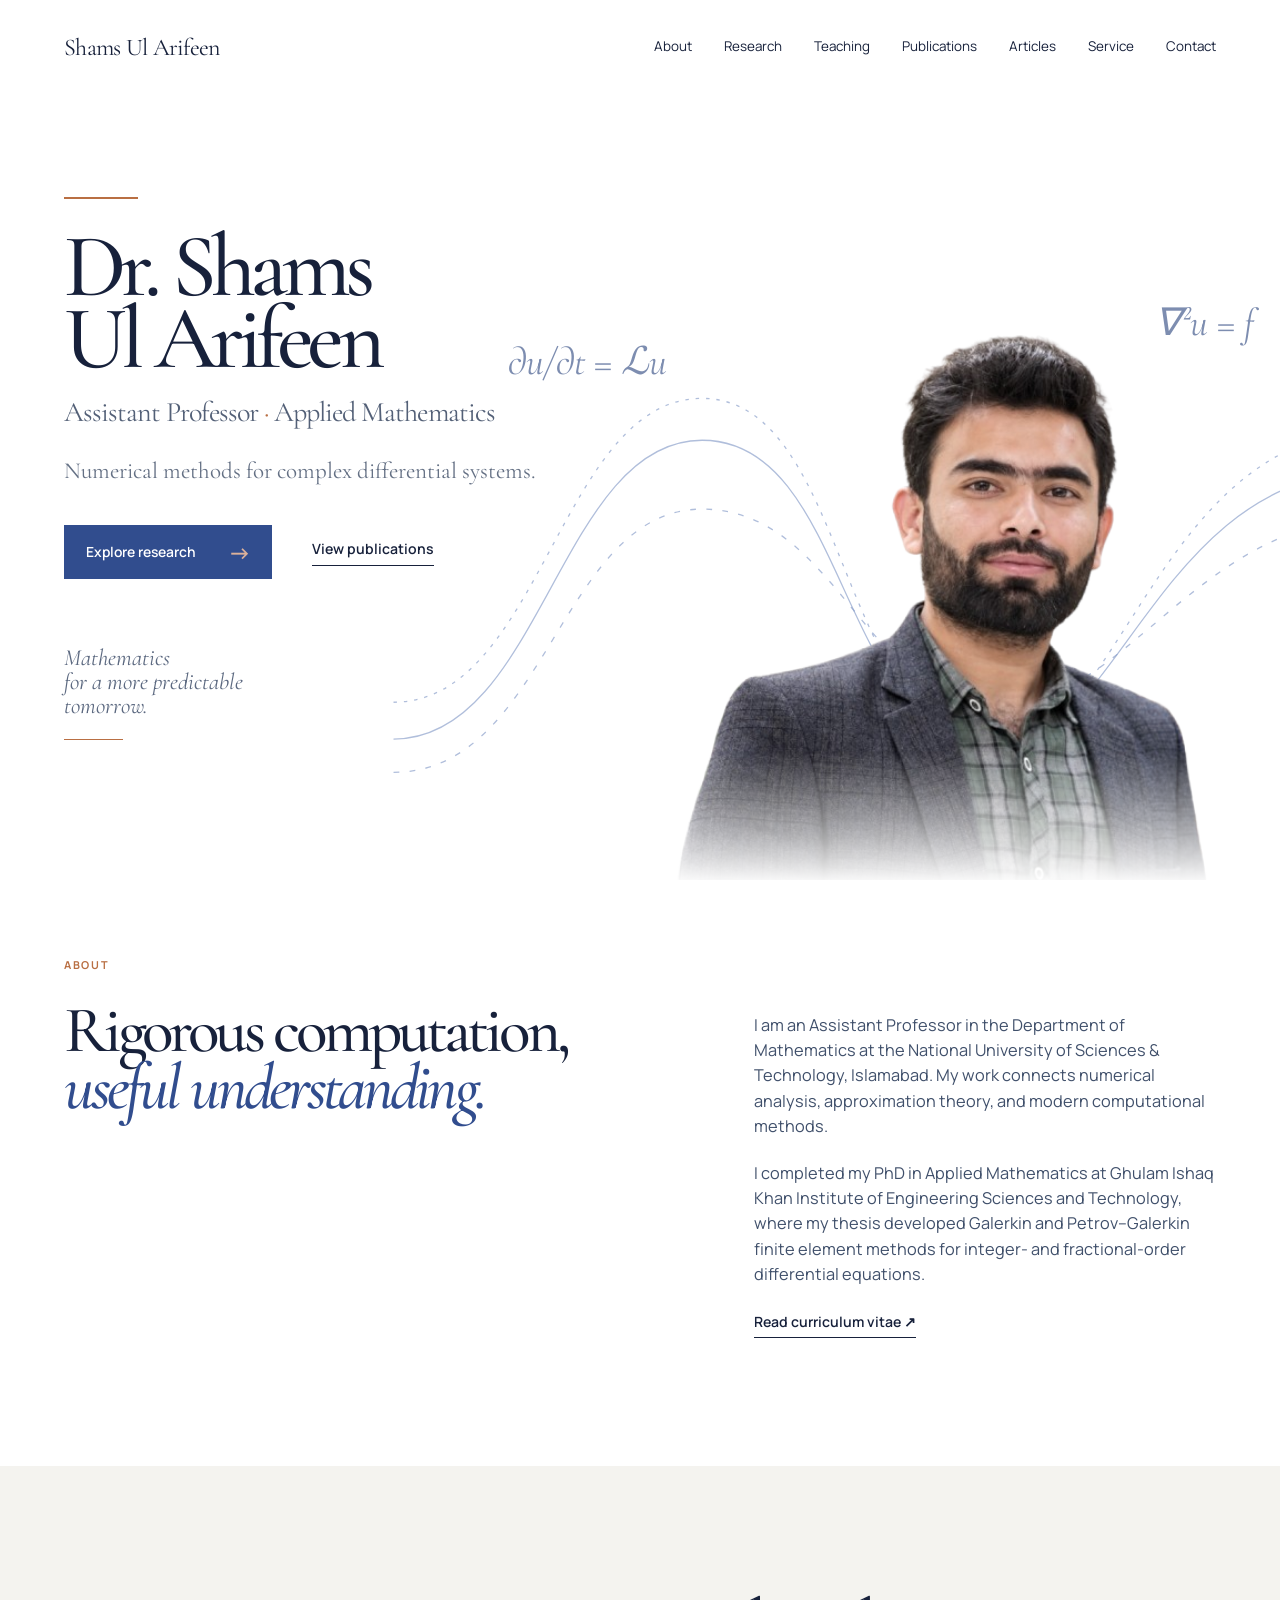
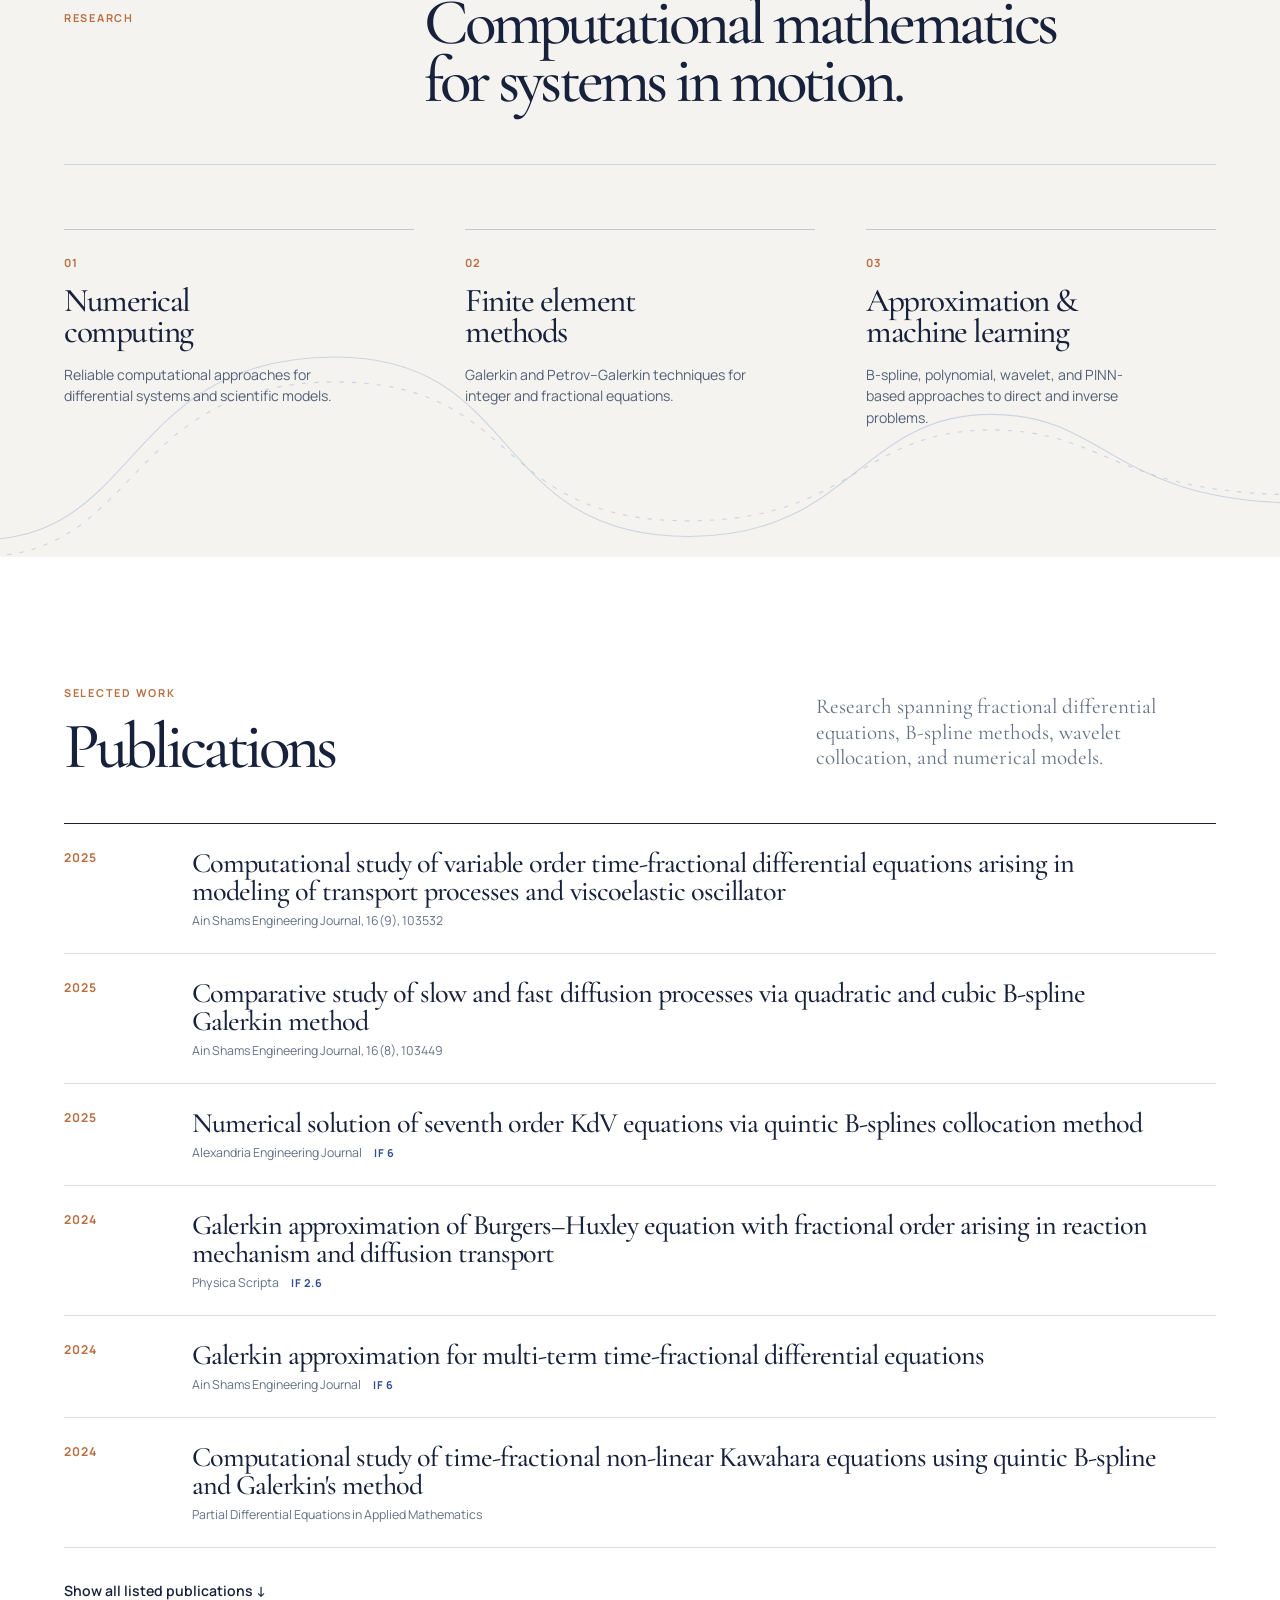
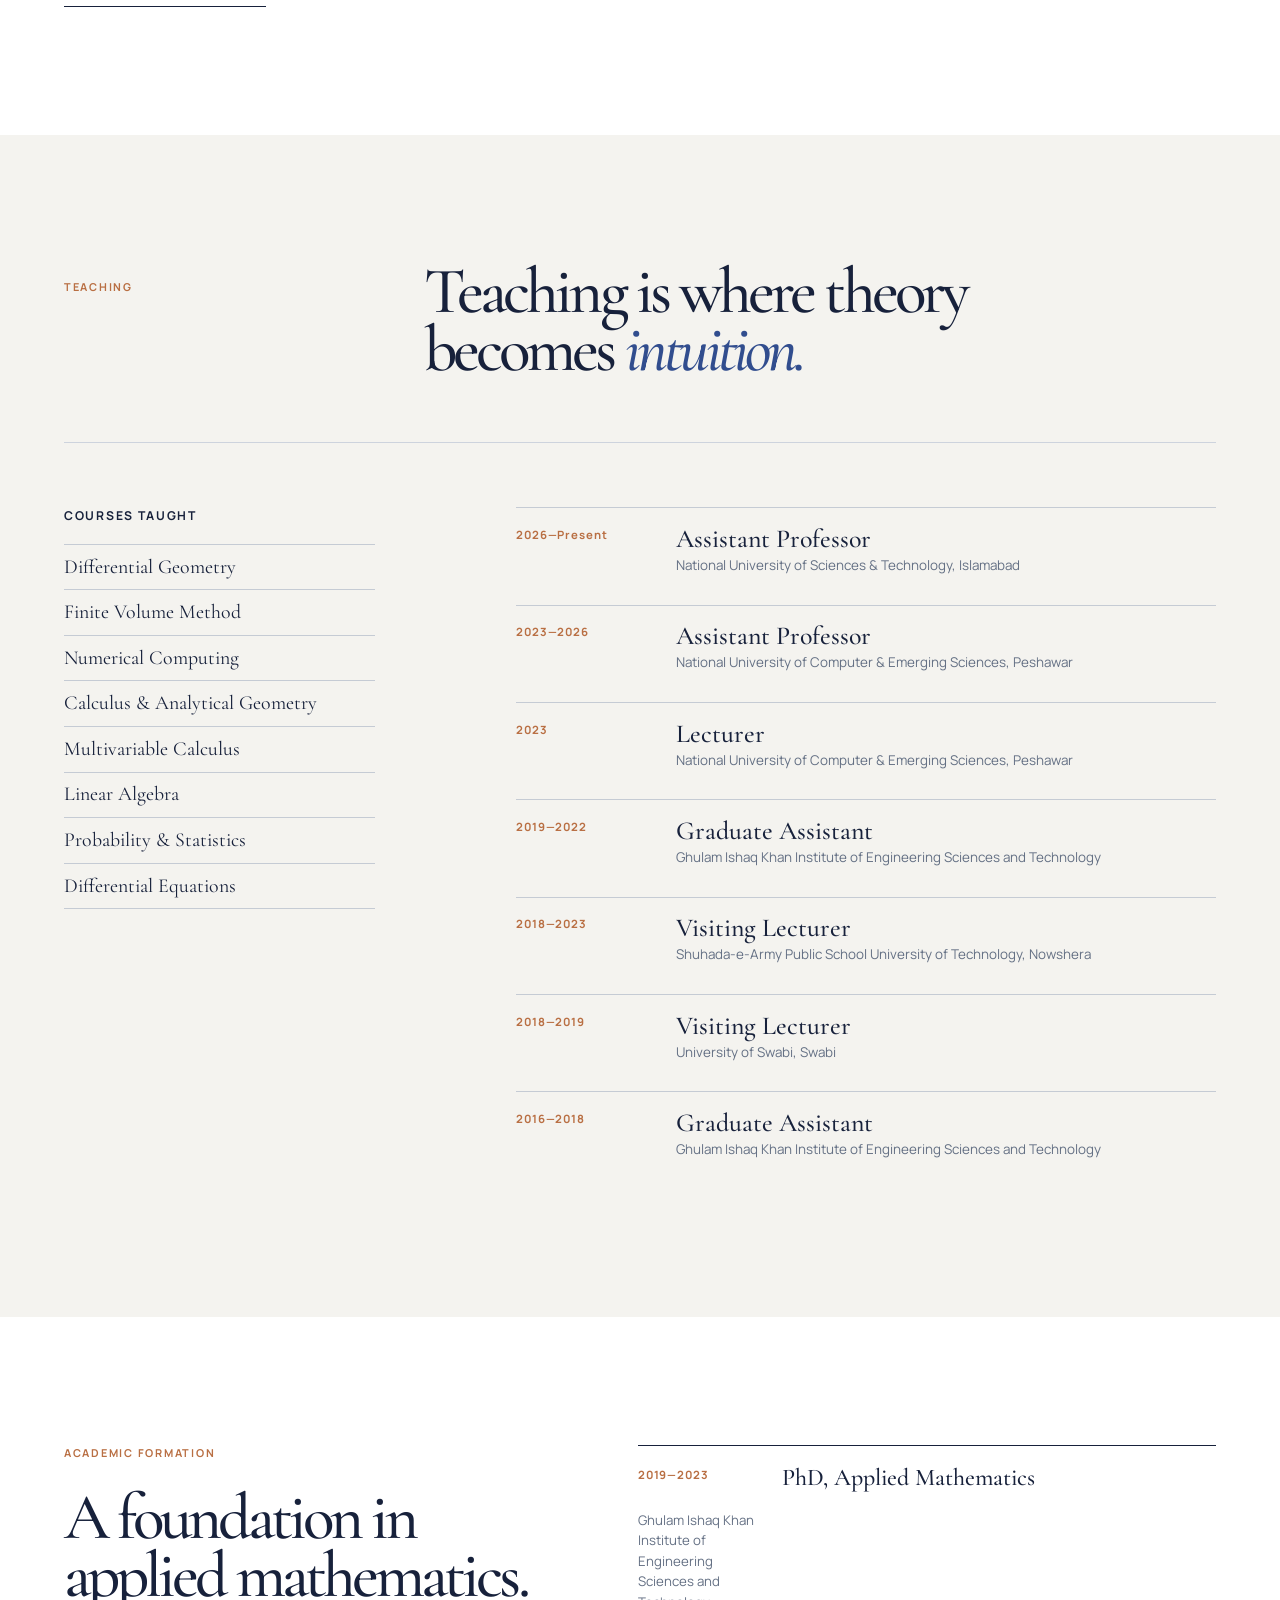
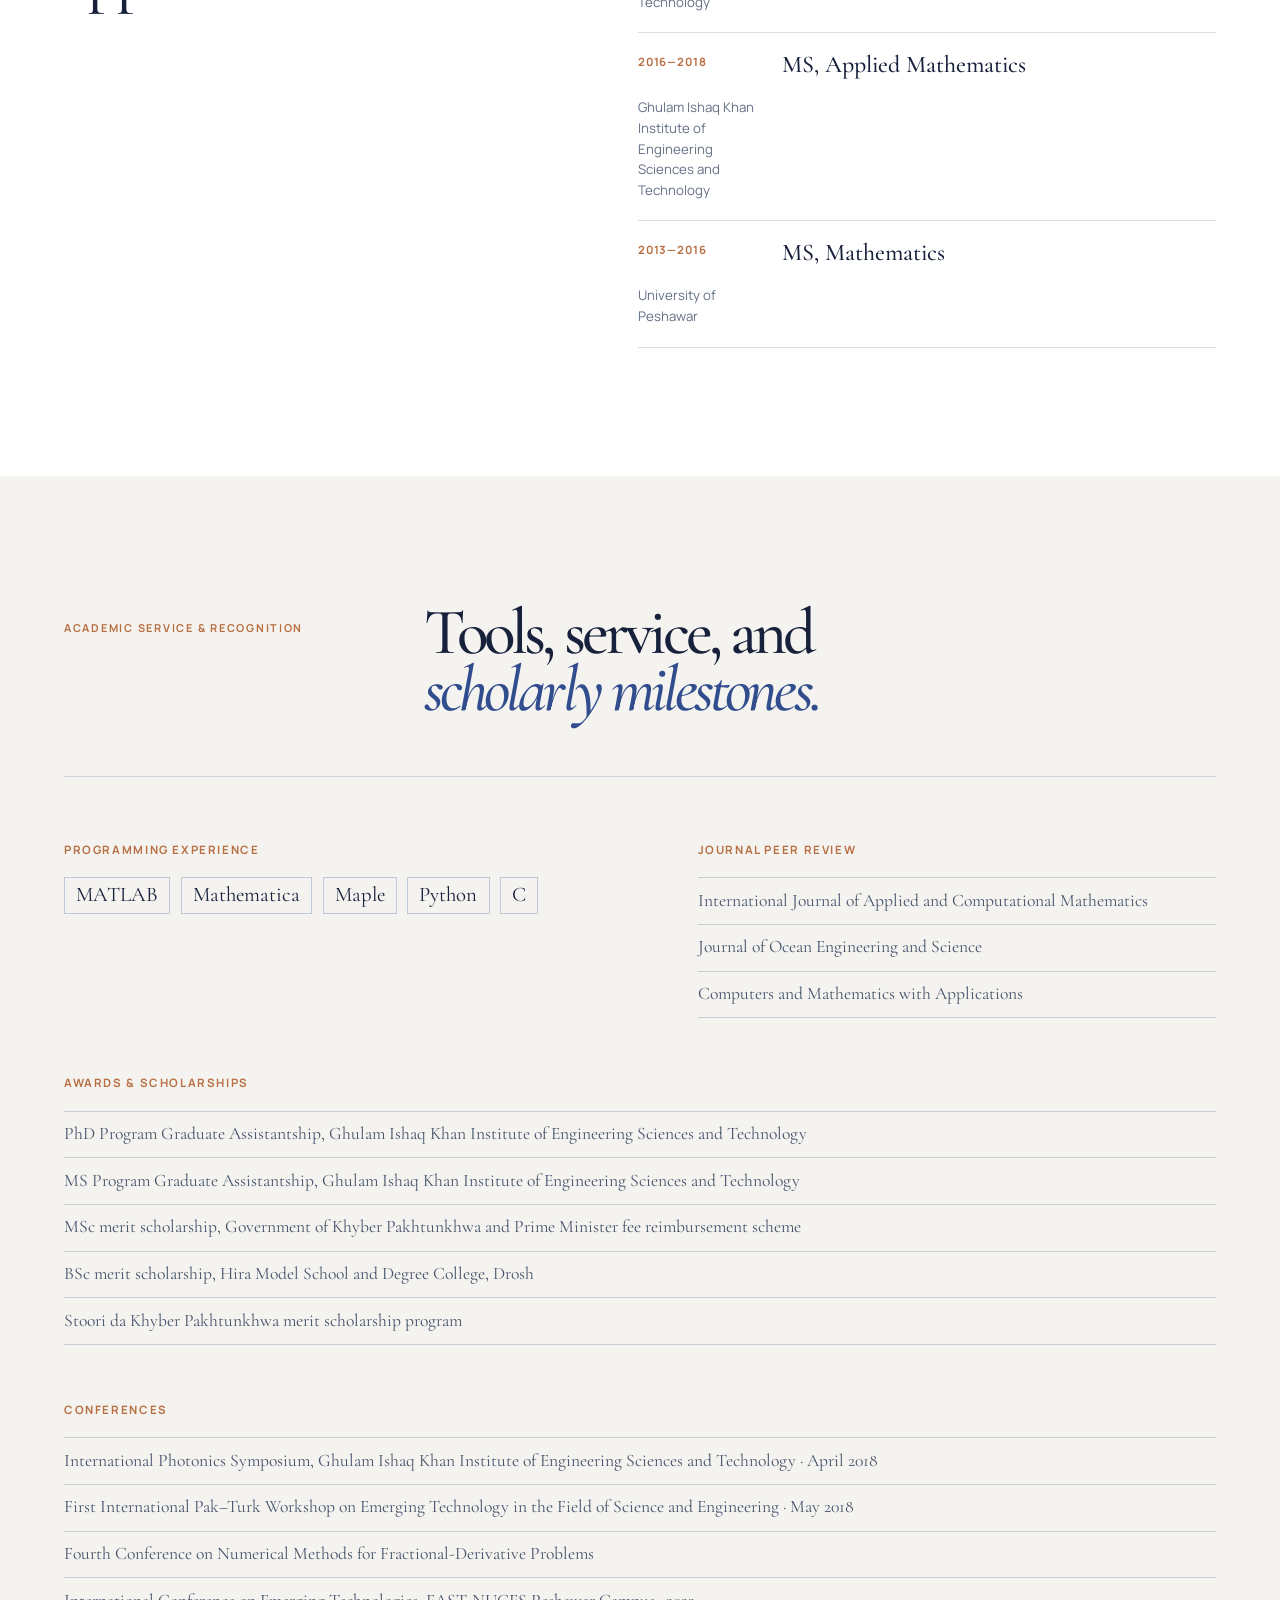
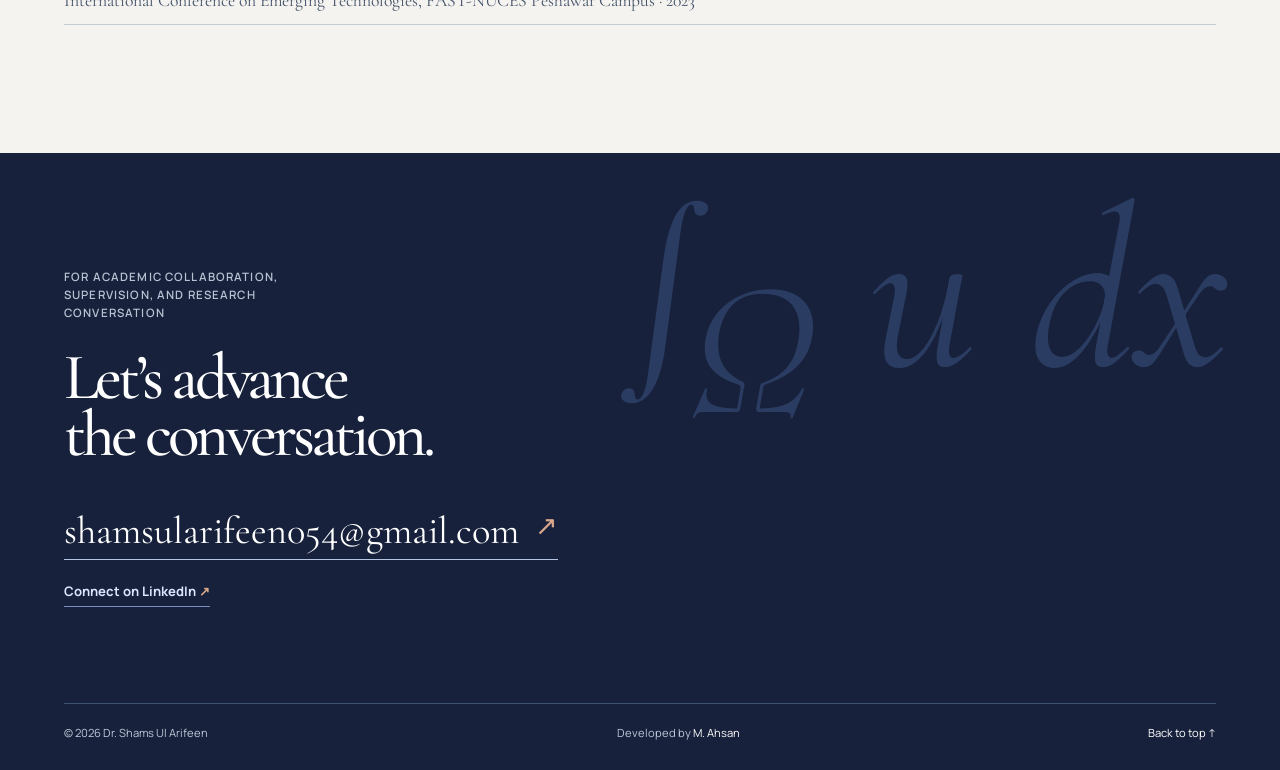
<file: index.html>
<!doctype html>
<html lang="en">
  <head>
    <meta charset="UTF-8" />
    <meta name="viewport" content="width=device-width, initial-scale=1.0" />
    <meta name="description" content="Dr. Shams Ul Arifeen — Assistant Professor of Applied Mathematics. Research in numerical computing, finite element methods, and fractional differential equations." />
    <meta name="theme-color" content="#17213B" />
    <title>Dr. Shams Ul Arifeen | Applied Mathematics</title>
    <link rel="preconnect" href="https://fonts.googleapis.com" />
    <link rel="preconnect" href="https://fonts.gstatic.com" crossorigin />
    <link href="https://fonts.googleapis.com/css2?family=Cormorant+Garamond:ital,wght@0,400;0,500;0,600;0,700;1,500;1,600&family=Manrope:wght@400;500;600;700&display=swap" rel="stylesheet" />
    <link rel="stylesheet" href="styles.css" />
  </head>
  <body>
    <a class="skip-link" href="#main">Skip to content</a>
    <header class="site-header" id="top">
      <a class="wordmark" href="#top" aria-label="Dr. Shams Ul Arifeen, home">Shams Ul Arifeen</a>
      <button class="menu-toggle" type="button" aria-expanded="false" aria-controls="site-nav">
        <span class="menu-toggle__line"></span><span class="menu-toggle__line"></span>
        <span class="sr-only">Open navigation</span>
      </button>
      <nav class="site-nav" id="site-nav" aria-label="Primary navigation">
        <a href="#about">About</a>
        <a href="#research">Research</a>
        <a href="#teaching">Teaching</a>
        <a href="#publications">Publications</a>
        <a href="articles.html">Articles</a>
        <a href="#service">Service</a>
        <a href="#contact">Contact</a>
      </nav>
    </header>

    <main id="main">
      <section class="hero" aria-labelledby="hero-title">
        <div class="hero__equations" aria-hidden="true">
          <span class="equation equation--one">∂u/∂t = ℒu</span>
          <span class="equation equation--two">∇²u = f</span>
          <svg viewBox="0 0 830 450" fill="none" preserveAspectRatio="none"><path d="M-10 357C119 357 135 114 259 114c131 0 117 249 259 249 104 0 140-224 326-224"/><path d="M-10 384C124 384 135 170 259 170c119 0 142 160 259 160 110 0 174-152 326-152" stroke-dasharray="5 9"/><path d="M-10 327C119 327 135 80 259 80c131 0 117 282 259 282 104 0 140-255 326-255" stroke-dasharray="3 6"/></svg>
        </div>
        <div class="hero__copy reveal">
          <span class="line-mark" aria-hidden="true"></span>
          <h1 id="hero-title">Dr. Shams<br />Ul Arifeen</h1>
          <p class="hero__role">Assistant Professor <span>·</span> Applied Mathematics</p>
          <p class="hero__statement">Numerical methods for complex differential systems.</p>
          <div class="hero__actions">
            <a class="button button--ink" href="#research">Explore research <span aria-hidden="true">→</span></a>
            <a class="underlined-link" href="#publications">View publications</a>
          </div>
          <p class="hero__aside">Mathematics<br />for a more predictable<br />tomorrow.</p>
        </div>
        <div class="hero__portrait reveal">
          <div class="portrait-crop"><img src="Shams_Profile.png" alt="Dr. Shams Ul Arifeen" /></div>
        </div>
      </section>

      <section class="about section" id="about" aria-labelledby="about-title">
        <div class="section-label">About</div>
        <div class="about__layout">
          <h2 id="about-title">Rigorous computation,<br /><em>useful understanding.</em></h2>
          <div class="about__copy">
            <p>I am an Assistant Professor in the Department of Mathematics at the National University of Sciences &amp; Technology, Islamabad. My work connects numerical analysis, approximation theory, and modern computational methods.</p>
            <p>I completed my PhD in Applied Mathematics at Ghulam Ishaq Khan Institute of Engineering Sciences and Technology, where my thesis developed Galerkin and Petrov–Galerkin finite element methods for integer- and fractional-order differential equations.</p>
            <a class="underlined-link" href="Shams%20CV.pdf" target="_blank" rel="noopener">Read curriculum vitae <span aria-hidden="true">↗</span></a>
          </div>
        </div>
      </section>

      <section class="research section section--paper" id="research" aria-labelledby="research-title">
        <div class="research__masthead">
          <div class="section-label">Research</div>
          <h2 id="research-title">Computational mathematics<br />for systems in motion.</h2>
        </div>
        <div class="research__areas">
          <article><span>01</span><h3>Numerical<br />computing</h3><p>Reliable computational approaches for differential systems and scientific models.</p></article>
          <article><span>02</span><h3>Finite element<br />methods</h3><p>Galerkin and Petrov–Galerkin techniques for integer and fractional equations.</p></article>
          <article><span>03</span><h3>Approximation &amp;<br />machine learning</h3><p>B-spline, polynomial, wavelet, and PINN-based approaches to direct and inverse problems.</p></article>
        </div>
        <svg class="research__curve" viewBox="0 0 1440 230" fill="none" aria-hidden="true" preserveAspectRatio="none"><path d="M-20 198C158 198 141 23 377 23c213 0 173 172 398 172 183 0 192-117 340-117 133 0 134 85 353 85"/><path d="M-20 214C158 214 141 47 377 47c213 0 173 133 398 133 183 0 192-87 340-87 133 0 134 62 353 62" stroke-dasharray="5 9"/></svg>
      </section>

      <section class="publications section" id="publications" aria-labelledby="publications-title">
        <div class="publications__header">
          <div><div class="section-label">Selected work</div><h2 id="publications-title">Publications</h2></div>
          <p>Research spanning fractional differential equations, B-spline methods, wavelet collocation, and numerical models.</p>
        </div>
        <ol class="publication-list" id="publication-list">
          <li><span class="pub-year">2025</span><div><h3>Computational study of variable order time-fractional differential equations arising in modeling of transport processes and viscoelastic oscillator</h3><p>Ain Shams Engineering Journal, 16(9), 103532</p></div></li>
          <li><span class="pub-year">2025</span><div><h3>Comparative study of slow and fast diffusion processes via quadratic and cubic B-spline Galerkin method</h3><p>Ain Shams Engineering Journal, 16(8), 103449</p></div></li>
          <li><span class="pub-year">2025</span><div><h3>Numerical solution of seventh order KdV equations via quintic B-splines collocation method</h3><p>Alexandria Engineering Journal <span class="impact-factor">IF 6</span></p></div></li>
          <li><span class="pub-year">2024</span><div><h3>Galerkin approximation of Burgers–Huxley equation with fractional order arising in reaction mechanism and diffusion transport</h3><p>Physica Scripta <span class="impact-factor">IF 2.6</span></p></div></li>
          <li><span class="pub-year">2024</span><div><h3>Galerkin approximation for multi-term time-fractional differential equations</h3><p>Ain Shams Engineering Journal <span class="impact-factor">IF 6</span></p></div></li>
          <li><span class="pub-year">2024</span><div><h3>Computational study of time-fractional non-linear Kawahara equations using quintic B-spline and Galerkin's method</h3><p>Partial Differential Equations in Applied Mathematics</p></div></li>
          <li class="is-extra"><span class="pub-year">2024</span><div><h3>Computational study of coupled Whitham Broer Kaup equations via interpolation technique</h3><p>Ain Shams Engineering Journal <span class="impact-factor">IF 6</span></p></div></li>
          <li class="is-extra"><span class="pub-year">2024</span><div><h3>Approximation of one and two dimensional nonlinear generalized Benjamin–Bona–Mahony Burgers' equation with local fractional derivative</h3><p>Computers and Mathematics with Applications <span class="impact-factor">IF 2.9</span></p></div></li>
          <li class="is-extra"><span class="pub-year">2024</span><div><h3>Numerical solution of third-order Rosenau–Hyman and Fornberg–Whitham equations via B-spline interpolation approach</h3><p>Axioms <span class="impact-factor">IF 1.9</span></p></div></li>
          <li class="is-extra"><span class="pub-year">—</span><div><h3>Petrov–Galerkin approximation of time-fractional coupled Korteweg–de Vries equation for propagation of long wave in shallow water</h3><p>Mathematics and Computers in Simulation <span class="impact-factor">IF 3.601</span></p></div></li>
          <li class="is-extra"><span class="pub-year">—</span><div><h3>Computational study of multiterm time-fractional differential equation using cubic B-spline finite element method</h3><p>Complexity <span class="impact-factor">IF 2.121</span></p></div></li>
          <li class="is-extra"><span class="pub-year">—</span><div><h3>Numerical solutions of higher order boundary value problems via wavelet approach</h3><p>Advances in Difference Equations <span class="impact-factor">IF 2.830</span></p></div></li>
          <li class="is-extra"><span class="pub-year">2025</span><div><h3>Integrated Lucas and Fibonacci polynomial approach for time fractional fast and slow diffusion models</h3><p>International Journal of Modern Physics C <span class="impact-factor">IF 1.5</span></p></div></li>
          <li class="is-extra"><span class="pub-year">2024</span><div><h3>A hybrid kernel-based meshless method for numerical approximation of multidimensional Fisher's equation</h3><p>Mathematics and Computers in Simulation <span class="impact-factor">IF 4.6</span></p></div></li>
          <li class="is-extra"><span class="pub-year">2024</span><div><h3>On the analysis and application of a spectral collocation scheme for the nonlinear two-dimensional fractional diffusion equation</h3><p>Results in Physics <span class="impact-factor">IF 5.3</span></p></div></li>
          <li class="is-extra"><span class="pub-year">—</span><div><h3>An efficient computational technique for higher order KdV equation arising in shallow water waves</h3><p>Applied Numerical Mathematics <span class="impact-factor">IF 2.994</span></p></div></li>
          <li class="is-extra"><span class="pub-year">—</span><div><h3>A high-order reliable and efficient Haar wavelet collocation method for nonlinear problems with two point-integral boundary conditions</h3><p>Alexandria Engineering Journal <span class="impact-factor">IF 6.626</span></p></div></li>
          <li class="is-extra"><span class="pub-year">—</span><div><h3>Approximate solution of second order singular perturbation and obstacle boundary value problems using meshless method based on radial basis functions</h3><p>Journal of Nonlinear Mathematical Physics <span class="impact-factor">IF 1.163</span></p></div></li>
          <li class="is-extra"><span class="pub-year">—</span><div><h3>Numerical solutions of two dimensional Sobolev and generalized Benjamin–Bona–Mahony–Burgers equations via Haar wavelets</h3><p>Computers and Mathematics with Applications <span class="impact-factor">IF 3.128</span></p></div></li>
          <li class="is-extra"><span class="pub-year">—</span><div><h3>Numerical study of 1D and 2D advection–diffusion–reaction equations using Lucas and Fibonacci polynomials</h3><p>Arabian Journal of Mathematics <span class="impact-factor">IF 3.128</span></p></div></li>
        </ol>
        <button class="publication-toggle underlined-link" type="button" aria-expanded="false" aria-controls="publication-list">Show all listed publications <span aria-hidden="true">↓</span></button>
      </section>

      <section class="teaching section section--paper" id="teaching" aria-labelledby="teaching-title">
        <div class="teaching__intro"><div class="section-label">Teaching</div><h2 id="teaching-title">Teaching is where theory<br />becomes <em>intuition.</em></h2></div>
        <div class="teaching__grid">
          <div class="courses"><h3>Courses taught</h3><ul><li>Differential Geometry</li><li>Finite Volume Method</li><li>Numerical Computing</li><li>Calculus &amp; Analytical Geometry</li><li>Multivariable Calculus</li><li>Linear Algebra</li><li>Probability &amp; Statistics</li><li>Differential Equations</li></ul></div>
          <ol class="career-timeline"><li><time>2026—Present</time><div><h3>Assistant Professor</h3><p>National University of Sciences &amp; Technology, Islamabad</p></div></li><li><time>2023—2026</time><div><h3>Assistant Professor</h3><p>National University of Computer &amp; Emerging Sciences, Peshawar</p></div></li><li><time>2023</time><div><h3>Lecturer</h3><p>National University of Computer &amp; Emerging Sciences, Peshawar</p></div></li><li><time>2019—2022</time><div><h3>Graduate Assistant</h3><p>Ghulam Ishaq Khan Institute of Engineering Sciences and Technology</p></div></li><li><time>2018—2023</time><div><h3>Visiting Lecturer</h3><p>Shuhada-e-Army Public School University of Technology, Nowshera</p></div></li><li><time>2018—2019</time><div><h3>Visiting Lecturer</h3><p>University of Swabi, Swabi</p></div></li><li><time>2016—2018</time><div><h3>Graduate Assistant</h3><p>Ghulam Ishaq Khan Institute of Engineering Sciences and Technology</p></div></li></ol>
        </div>
      </section>

      <section class="credentials section" aria-labelledby="credentials-title">
        <div><div class="section-label">Academic formation</div><h2 id="credentials-title">A foundation in<br />applied mathematics.</h2></div>
        <div class="credentials__list"><article><time>2019—2023</time><h3>PhD, Applied Mathematics</h3><p>Ghulam Ishaq Khan Institute of Engineering Sciences and Technology</p></article><article><time>2016—2018</time><h3>MS, Applied Mathematics</h3><p>Ghulam Ishaq Khan Institute of Engineering Sciences and Technology</p></article><article><time>2013—2016</time><h3>MS, Mathematics</h3><p>University of Peshawar</p></article></div>
      </section>

      <section class="service section section--paper" id="service" aria-labelledby="service-title">
        <div class="service__heading"><div class="section-label">Academic service &amp; recognition</div><h2 id="service-title">Tools, service, and<br /><em>scholarly milestones.</em></h2></div>
        <div class="service__grid">
          <article class="service__panel"><h3>Programming experience</h3><ul class="inline-list"><li>MATLAB</li><li>Mathematica</li><li>Maple</li><li>Python</li><li>C</li></ul></article>
          <article class="service__panel"><h3>Journal peer review</h3><ul class="rule-list"><li>International Journal of Applied and Computational Mathematics</li><li>Journal of Ocean Engineering and Science</li><li>Computers and Mathematics with Applications</li></ul></article>
          <article class="service__panel service__panel--wide"><h3>Awards &amp; scholarships</h3><ul class="rule-list"><li>PhD Program Graduate Assistantship, Ghulam Ishaq Khan Institute of Engineering Sciences and Technology</li><li>MS Program Graduate Assistantship, Ghulam Ishaq Khan Institute of Engineering Sciences and Technology</li><li>MSc merit scholarship, Government of Khyber Pakhtunkhwa and Prime Minister fee reimbursement scheme</li><li>BSc merit scholarship, Hira Model School and Degree College, Drosh</li><li>Stoori da Khyber Pakhtunkhwa merit scholarship program</li></ul></article>
          <article class="service__panel service__panel--wide"><h3>Conferences</h3><ul class="rule-list"><li>International Photonics Symposium, Ghulam Ishaq Khan Institute of Engineering Sciences and Technology · April 2018</li><li>First International Pak–Turk Workshop on Emerging Technology in the Field of Science and Engineering · May 2018</li><li>Fourth Conference on Numerical Methods for Fractional-Derivative Problems</li><li>International Conference on Emerging Technologies, FAST-NUCES Peshawar Campus · 2023</li></ul></article>
        </div>
      </section>
    </main>

    <footer class="contact" id="contact">
      <div class="contact__curve" aria-hidden="true">∫<sub>Ω</sub> u dx</div>
      <p class="contact__small">For academic collaboration, supervision, and research conversation</p>
      <h2>Let’s advance<br />the conversation.</h2>
      <a class="contact__email" href="mailto:shamsularifeen054@gmail.com">shamsularifeen054@gmail.com <span aria-hidden="true">↗</span></a>
      <a class="contact__linkedin" href="https://www.linkedin.com/in/shams-ul-arifeen-496583112/" target="_blank" rel="noopener">Connect on LinkedIn <span aria-hidden="true">↗</span></a>
      <div class="contact__foot"><span>© <span id="year"></span> Dr. Shams Ul Arifeen</span><span>Developed by <a href="https://www.linkedin.com/in/zawster" target="_blank" rel="noopener">M. Ahsan</a></span><a href="#top">Back to top ↑</a></div>
    </footer>
    <script src="main.js"></script>
  </body>
</html>
</file>
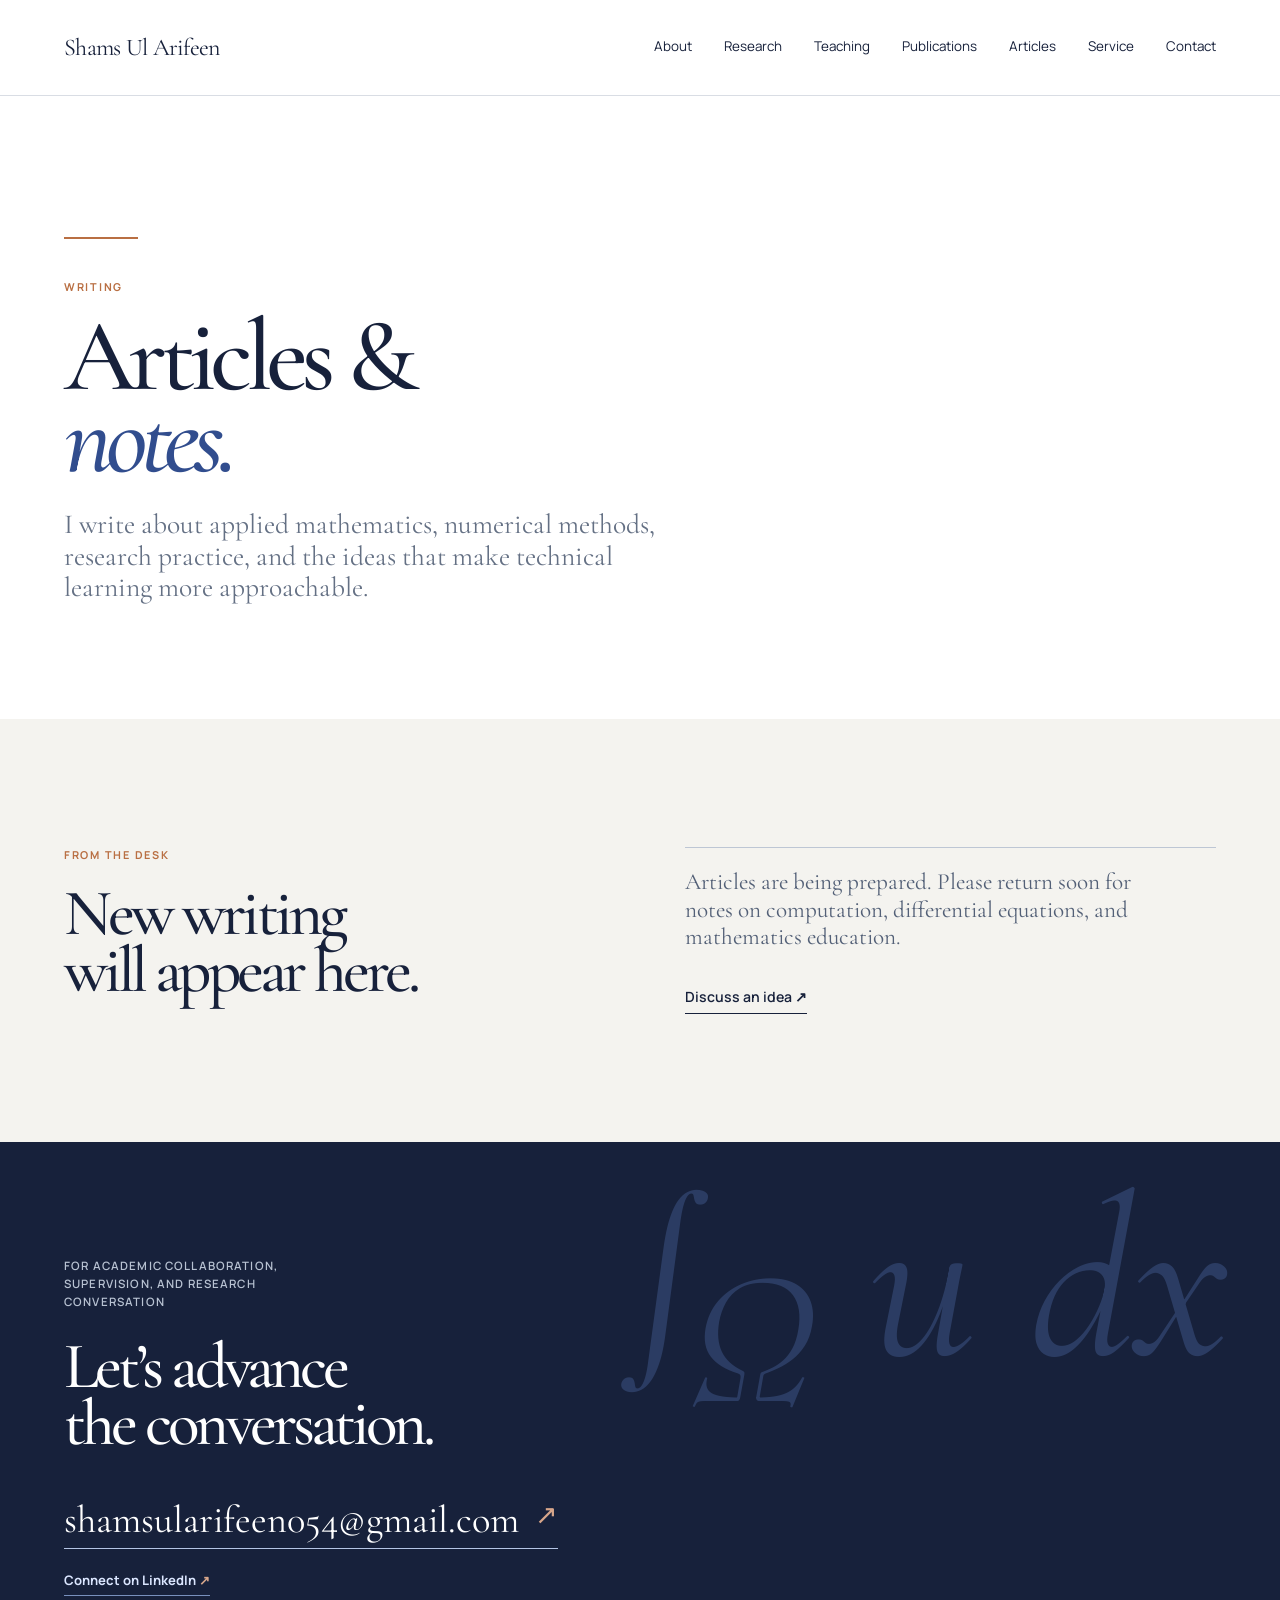
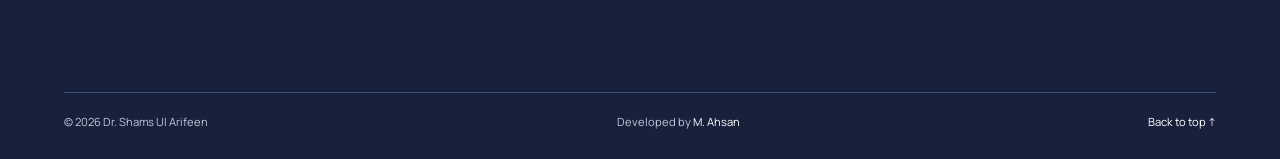
<file: articles.html>
<!doctype html>
<html lang="en">
  <head>
    <meta charset="UTF-8" />
    <meta name="viewport" content="width=device-width, initial-scale=1.0" />
    <meta name="description" content="Articles by Dr. Shams Ul Arifeen on applied mathematics, numerical methods, and teaching." />
    <meta name="theme-color" content="#17213B" />
    <title>Articles | Dr. Shams Ul Arifeen</title>
    <link rel="preconnect" href="https://fonts.googleapis.com" />
    <link rel="preconnect" href="https://fonts.gstatic.com" crossorigin />
    <link href="https://fonts.googleapis.com/css2?family=Cormorant+Garamond:ital,wght@0,400;0,500;0,600;0,700;1,500;1,600&family=Manrope:wght@400;500;600;700&display=swap" rel="stylesheet" />
    <link rel="stylesheet" href="styles.css" />
  </head>
  <body class="articles-page">
    <a class="skip-link" href="#main">Skip to content</a>
    <header class="site-header" id="top">
      <a class="wordmark" href="index.html" aria-label="Dr. Shams Ul Arifeen, home">Shams Ul Arifeen</a>
      <button class="menu-toggle" type="button" aria-expanded="false" aria-controls="site-nav">
        <span class="menu-toggle__line"></span><span class="menu-toggle__line"></span>
        <span class="sr-only">Open navigation</span>
      </button>
      <nav class="site-nav" id="site-nav" aria-label="Primary navigation">
        <a href="index.html#about">About</a>
        <a href="index.html#research">Research</a>
        <a href="index.html#teaching">Teaching</a>
        <a href="index.html#publications">Publications</a>
        <a href="articles.html" aria-current="page">Articles</a>
        <a href="index.html#service">Service</a>
        <a href="index.html#contact">Contact</a>
      </nav>
    </header>

    <main id="main" class="articles-main">
      <section class="articles-hero" aria-labelledby="articles-title">
        <span class="line-mark" aria-hidden="true"></span>
        <p class="section-label">Writing</p>
        <h1 id="articles-title">Articles &amp;<br /><em>notes.</em></h1>
        <p>I write about applied mathematics, numerical methods, research practice, and the ideas that make technical learning more approachable.</p>
      </section>

      <section class="articles-index section section--paper" aria-labelledby="from-desk-title">
        <div class="articles-index__intro"><div class="section-label">From the desk</div><h2 id="from-desk-title">New writing<br />will appear here.</h2></div>
        <div class="articles-empty">
          <p>Articles are being prepared. Please return soon for notes on computation, differential equations, and mathematics education.</p>
          <a class="underlined-link" href="mailto:shamsularifeen054@gmail.com">Discuss an idea <span aria-hidden="true">↗</span></a>
        </div>
      </section>
    </main>

    <footer class="contact">
      <div class="contact__curve" aria-hidden="true">∫<sub>Ω</sub> u dx</div>
      <p class="contact__small">For academic collaboration, supervision, and research conversation</p>
      <h2>Let’s advance<br />the conversation.</h2>
      <a class="contact__email" href="mailto:shamsularifeen054@gmail.com">shamsularifeen054@gmail.com <span aria-hidden="true">↗</span></a>
      <a class="contact__linkedin" href="https://www.linkedin.com/in/shams-ul-arifeen-496583112/" target="_blank" rel="noopener">Connect on LinkedIn <span aria-hidden="true">↗</span></a>
      <div class="contact__foot"><span>© <span id="year"></span> Dr. Shams Ul Arifeen</span><span>Developed by <a href="https://www.linkedin.com/in/zawster" target="_blank" rel="noopener">M. Ahsan</a></span><a href="#top">Back to top ↑</a></div>
    </footer>
    <!-- To publish an article: add a ruled <article> entry to .articles-index and link it to a new HTML file in an articles/ folder. -->
    <script src="main.js"></script>
  </body>
</html>
</file>
<file: styles.css>
:root { --canvas:#fff; --paper:#f4f3ef; --ink:#17213b; --indigo:#314d8e; --slate:#647084; --line:#d9dde4; --copper:#b96f43; --serif:"Cormorant Garamond", Georgia, serif; --sans:Manrope, Arial, sans-serif; --gutter:clamp(1.25rem,5vw,5rem); --section:clamp(4.5rem,10vw,9rem); scroll-behavior:smooth; scrollbar-color:var(--indigo) var(--paper); scrollbar-width:thin; }
* { box-sizing:border-box; } html { background:var(--canvas); overflow-x:hidden; } body { margin:0; overflow-x:hidden; color:var(--ink); background:var(--canvas); font-family:var(--sans); font-size:16px; line-height:1.55; -webkit-font-smoothing:antialiased; } ::selection { color:#fff; background:var(--indigo); } ::-webkit-scrollbar { width:12px; } ::-webkit-scrollbar-track { background:var(--paper); } ::-webkit-scrollbar-thumb { background:var(--indigo); border:3px solid var(--paper); } a { color:inherit; } button { font:inherit; } img { display:block; max-width:100%; } .sr-only { position:absolute; width:1px; height:1px; overflow:hidden; clip:rect(0 0 0 0); white-space:nowrap; } .skip-link { position:fixed; z-index:20; left:1rem; top:-4rem; padding:.75rem 1rem; color:#fff; background:var(--ink); } .skip-link:focus { top:1rem; }
.site-header { position:absolute; z-index:5; top:0; left:0; width:100%; display:flex; align-items:center; justify-content:space-between; padding:1.8rem var(--gutter); } .wordmark { font-family:var(--serif); font-size:1.5rem; text-decoration:none; letter-spacing:-.03em; } .site-nav { display:flex; align-items:center; gap:clamp(1.1rem,2.5vw,2.8rem); font-size:.84rem; } .site-nav a { text-decoration:none; padding:.35rem 0; border-bottom:1px solid transparent; transition:border-color .2s ease, color .2s ease; } .site-nav a:hover, .site-nav a:focus-visible { color:var(--indigo); border-color:var(--copper); } .menu-toggle { display:none; }
.hero { position:relative; min-height:730px; min-height:min(880px,100vh); display:grid; grid-template-columns:minmax(0,1fr) minmax(430px,.93fr); overflow:hidden; isolation:isolate; padding:8.6rem var(--gutter) 0; } .hero__copy { position:relative; z-index:2; align-self:center; padding-bottom:5rem; } .line-mark { display:block; width:4.6rem; height:2px; margin-bottom:2rem; background:var(--copper); } h1,h2,h3,p { margin-top:0; } h1,h2,h3 { font-weight:500; } h1 { margin-bottom:1.05rem; font-family:var(--serif); font-size:clamp(4rem,7vw,7.3rem); line-height:.8; letter-spacing:-.065em; } .hero__role { margin-bottom:1.15rem; color:#536077; font-family:var(--serif); font-size:clamp(1.5rem,2.2vw,2.15rem); letter-spacing:-.035em; } .hero__role span { color:var(--copper); } .hero__statement { max-width:100%; margin-bottom:2.25rem; overflow-wrap:anywhere; color:var(--slate); font-family:var(--serif); font-size:clamp(1.22rem,1.8vw,1.65rem); } .hero__actions { display:flex; align-items:center; gap:2.5rem; } .button { display:inline-flex; align-items:center; gap:2rem; padding:1rem 1.35rem; font-size:.87rem; font-weight:600; text-decoration:none; transition:transform .2s ease, background .2s ease; } .button--ink { color:#fff; background:var(--indigo); } .button--ink:hover,.button--ink:focus-visible { background:var(--ink); transform:translateY(-2px); } .button span { color:#dbb19a; font-size:1.45rem; line-height:0; } .underlined-link { display:inline-block; border:0; border-bottom:1px solid var(--ink); padding:0 0 .3rem; background:none; cursor:pointer; color:var(--ink); font-size:.88rem; font-weight:600; text-decoration:none; transition:border-color .2s ease,color .2s ease; } .underlined-link:hover,.underlined-link:focus-visible { color:var(--indigo); border-color:var(--copper); } .hero__aside { margin:4.25rem 0 0; color:#5c6980; font-family:var(--serif); font-size:1.45rem; font-style:italic; line-height:1.03; } .hero__aside::after { content:""; display:block; width:3.7rem; height:1px; margin-top:1.3rem; background:var(--copper); }
.hero__portrait { position:relative; z-index:1; align-self:end; height:calc(100% - 2rem); } .portrait-crop { position:absolute; inset:0 0 0 0; overflow:hidden; } .portrait-crop::after { position:absolute; content:""; inset:auto 0 0; height:18%; background:linear-gradient(transparent,rgba(255,255,255,.96)); pointer-events:none; } .portrait-crop img { width:100%; height:100%; object-fit:contain; object-position:center bottom; filter:saturate(.9) contrast(1.02); } .hero__equations { position:absolute; z-index:0; right:0; bottom:3%; width:67%; height:74%; color:#5d76a9; pointer-events:none; } .hero__equations svg { position:absolute; right:-9%; bottom:0; width:111%; height:85%; overflow:visible; } .hero__equations path,.research__curve path { stroke:#8ba0ca; stroke-width:1.1; opacity:.68; } .equation { position:absolute; font-family:var(--serif); font-size:clamp(1.8rem,3vw,3rem); font-style:italic; color:#7d8db0; } .equation--one { top:20%; left:10%; } .equation--two { top:14%; right:3%; }
.section { padding:var(--section) var(--gutter); } .section-label { margin-bottom:1.75rem; color:var(--copper); font-size:.68rem; font-weight:700; letter-spacing:.16em; text-transform:uppercase; } h2 { font-family:var(--serif); font-size:clamp(3rem,5.1vw,5.8rem); line-height:.88; letter-spacing:-.06em; } h2 em { color:var(--indigo); font-weight:500; } .about { padding-top:clamp(3.75rem,6vw,5.5rem); } .about__layout { display:grid; grid-template-columns:1.12fr .88fr; align-items:start; gap:clamp(2rem,8vw,11rem); } .about h2 { margin:0; } .about__copy { max-width:34rem; padding-top:.7rem; color:#40506b; font-size:1.02rem; } .about__copy p { margin-bottom:1.35rem; }
.section--paper { background:var(--paper); } .research { position:relative; overflow:hidden; } .research__masthead { position:relative; z-index:1; display:grid; grid-template-columns:1fr 2.2fr; align-items:start; border-bottom:1px solid #cdd3dd; padding-bottom:3.4rem; } .research__masthead .section-label { margin:1rem 0 0; } .research__masthead h2 { margin:0; } .research__areas { position:relative; z-index:1; display:grid; grid-template-columns:repeat(3,1fr); gap:clamp(1.5rem,4vw,5rem); padding-top:4rem; } .research__areas article { border-top:1px solid #bfc8d6; padding-top:1.2rem; } .research__areas span { color:var(--copper); font-size:.7rem; font-weight:700; letter-spacing:.1em; } .research__areas h3 { margin:.75rem 0 1rem; font-family:var(--serif); font-size:clamp(1.85rem,2.6vw,2.7rem); line-height:.93; letter-spacing:-.045em; } .research__areas p { max-width:18rem; margin:0; color:#536077; font-size:.88rem; } .research__curve { position:absolute; z-index:0; left:0; right:0; bottom:-1rem; width:100%; height:15rem; opacity:.55; }
.publications__header { display:flex; align-items:end; justify-content:space-between; gap:2rem; padding-bottom:3rem; border-bottom:1px solid var(--ink); } .publications__header .section-label { margin-bottom:1rem; } .publications__header h2 { margin:0; } .publications__header > p { max-width:25rem; margin:0 0 .3rem; color:var(--slate); font-family:var(--serif); font-size:1.32rem; line-height:1.2; } .publication-list { margin:0; padding:0; list-style:none; } .publication-list li { display:grid; grid-template-columns:7rem minmax(0,1fr); gap:1rem; border-bottom:1px solid var(--line); padding:1.55rem 0 1.45rem; transition:padding-left .2s ease, background .2s ease; } .publication-list li:hover { padding-left:.7rem; background:#fafafa; } .pub-year { color:var(--copper); font-size:.76rem; font-weight:700; letter-spacing:.08em; } .publication-list h3 { margin:0 0 .35rem; max-width:61rem; font-family:var(--serif); font-size:clamp(1.35rem,2.2vw,2rem); line-height:1; letter-spacing:-.035em; } .publication-list p { margin:0; color:var(--slate); font-size:.77rem; } .is-extra { display:none !important; } .publication-list.is-expanded .is-extra { display:grid !important; } .publication-toggle { margin-top:2rem; }
.teaching__intro { display:grid; grid-template-columns:1fr 2.2fr; padding-bottom:4rem; border-bottom:1px solid #cdd3dd; } .teaching__intro .section-label { margin:1rem 0 0; } .teaching__intro h2 { margin:0; } .teaching__grid { display:grid; grid-template-columns:.8fr 1.8fr; gap:clamp(3rem,11vw,13rem); padding-top:4rem; } .courses h3 { margin-bottom:1.1rem; font-size:.76rem; font-weight:700; letter-spacing:.14em; text-transform:uppercase; } .courses ul { margin:0; padding:0; list-style:none; border-top:1px solid #c5cbd4; } .courses li { border-bottom:1px solid #c5cbd4; padding:.68rem 0; font-family:var(--serif); font-size:1.24rem; line-height:1.15; } .career-timeline { margin:0; padding:0; list-style:none; } .career-timeline li { display:grid; grid-template-columns:9rem 1fr; gap:1rem; padding:0 0 1.8rem; border-top:1px solid #c5cbd4; padding-top:1.1rem; } .career-timeline time,.credentials time { color:var(--copper); font-size:.71rem; font-weight:700; letter-spacing:.08em; } .career-timeline h3 { margin:0 0 .2rem; font-family:var(--serif); font-size:1.62rem; line-height:1; } .career-timeline p { margin:0; color:var(--slate); font-size:.84rem; }
.credentials { display:grid; grid-template-columns:1fr 1.1fr; gap:3rem; } .credentials h2 { margin:0; } .credentials__list { border-top:1px solid var(--ink); } .credentials__list article { display:grid; grid-template-columns:8rem 1fr; gap:1rem; border-bottom:1px solid var(--line); padding:1.25rem 0; } .credentials__list h3 { margin:0 0 .25rem; font-family:var(--serif); font-size:1.5rem; line-height:1; } .credentials__list p { margin:0; color:var(--slate); font-size:.83rem; }
.impact-factor { display:inline-block; margin-left:.65rem; color:var(--indigo); font-size:.68rem; font-weight:700; letter-spacing:.06em; text-transform:uppercase; white-space:nowrap; } .service__heading { display:grid; grid-template-columns:1fr 2.2fr; border-bottom:1px solid #cdd3dd; padding-bottom:3.6rem; } .service__heading .section-label { margin:1rem 0 0; } .service__heading h2 { margin:0; } .service__grid { display:grid; grid-template-columns:repeat(2,minmax(0,1fr)); gap:3.5rem clamp(2rem,9vw,10rem); padding-top:4rem; } .service__panel h3 { margin:0 0 1.15rem; color:var(--copper); font-size:.72rem; font-weight:700; letter-spacing:.14em; text-transform:uppercase; } .inline-list,.rule-list { margin:0; padding:0; list-style:none; } .inline-list { display:flex; flex-wrap:wrap; gap:.65rem; } .inline-list li { border:1px solid #bfc8d6; padding:.45rem .7rem; font-family:var(--serif); font-size:1.3rem; line-height:1; } .rule-list { border-top:1px solid #c5cbd4; } .rule-list li { border-bottom:1px solid #c5cbd4; padding:.78rem 0; color:#45536b; font-family:var(--serif); font-size:1.1rem; line-height:1.18; } .service__panel--wide { grid-column:span 2; }
.contact { position:relative; overflow:hidden; padding:clamp(4.5rem,9vw,8rem) var(--gutter) 1.8rem; color:#fff; background:var(--ink); } .contact__small { position:relative; z-index:1; max-width:18rem; margin:0 0 1.7rem; color:#b8c2d2; font-size:.72rem; font-weight:600; letter-spacing:.1em; line-height:1.55; text-transform:uppercase; } .contact h2 { position:relative; z-index:1; max-width:55rem; margin-bottom:3rem; color:#fff; } .contact__email { position:relative; z-index:1; display:inline-flex; gap:1rem; border-bottom:1px solid #b4c4e4; padding-bottom:.55rem; color:#fff; font-family:var(--serif); font-size:clamp(1.55rem,3vw,3.15rem); line-height:1; text-decoration:none; transition:border-color .2s ease,color .2s ease; } .contact__email:hover,.contact__email:focus-visible { color:#dbe6ff; border-color:var(--copper); } .contact__email span { color:#d7a68b; font-family:var(--sans); font-size:.7em; } .contact__curve { position:absolute; top:-2.5rem; right:4%; color:#5270ad; font-family:var(--serif); font-size:clamp(7rem,18vw,18rem); font-style:italic; opacity:.35; } .contact__foot { position:relative; z-index:1; display:flex; justify-content:space-between; gap:1rem; margin-top:6rem; border-top:1px solid #405271; padding-top:1.25rem; color:#bdc8d8; font-size:.7rem; } .contact__foot a { color:#fff; text-decoration:none; } .contact__foot a:hover,.contact__foot a:focus-visible { color:#d7a68b; }
:focus-visible { outline:2px solid var(--copper); outline-offset:4px; } @media (max-width:760px) { .site-header { position:absolute; padding-top:1.25rem; } .menu-toggle { position:relative; z-index:7; display:grid; gap:5px; width:42px; padding:12px 8px; border:0; background:transparent; cursor:pointer; } .menu-toggle__line { display:block; width:25px; height:1px; background:var(--ink); transition:transform .2s ease; } .menu-toggle[aria-expanded="true"] .menu-toggle__line:first-child { transform:translateY(3px) rotate(45deg); } .menu-toggle[aria-expanded="true"] .menu-toggle__line:last-child { transform:translateY(-3px) rotate(-45deg); } .site-nav { position:absolute; top:0; right:0; width:min(100%,23rem); display:none; flex-direction:column; align-items:flex-start; gap:1.35rem; padding:5.5rem 2rem 2rem; background:#fff; box-shadow:0 8px 30px rgba(23,33,59,.12); font-size:1rem; } .site-nav.is-open { display:flex; } .hero { min-height:auto; grid-template-columns:1fr; padding:8.25rem var(--gutter) 0; } .hero__copy { padding-bottom:2.5rem; } .hero__aside { display:none; } h1 { font-size:clamp(3.7rem,17vw,5rem); } .hero__actions { gap:1.25rem; flex-wrap:wrap; } .hero__portrait { height:min(112vw,38rem); margin:0 calc(var(--gutter) * -1); } .portrait-crop img { object-position:50% 10%; } .hero__equations { right:-25%; bottom:3%; width:123%; height:45%; } .equation--one { display:none; } .equation--two { top:0; right:10%; } .about__layout,.credentials { grid-template-columns:1fr; gap:2.3rem; } .research__masthead,.teaching__intro { display:block; padding-bottom:2.8rem; } .research__masthead .section-label,.teaching__intro .section-label { margin:0 0 1.6rem; } .research__areas { grid-template-columns:1fr; padding-top:2.75rem; } .research__areas article { display:grid; grid-template-columns:3rem 1fr; column-gap:1rem; } .research__areas article span { grid-row:span 2; padding-top:.25rem; } .research__areas h3 { margin:0 0 .55rem; } .research__areas p { grid-column:2; } .publications__header { display:block; padding-bottom:2.2rem; } .publications__header > p { margin-top:1.4rem; } .publication-list li { grid-template-columns:3.4rem 1fr; } .publication-list h3 { font-size:1.45rem; } .teaching__grid { grid-template-columns:1fr; gap:3.5rem; padding-top:2.8rem; } .career-timeline li { grid-template-columns:6.4rem 1fr; } .credentials__list article { grid-template-columns:1fr; gap:.55rem; } .contact__foot { margin-top:4rem; flex-direction:column; } } @media (prefers-reduced-motion:reduce) { *,*::before,*::after { scroll-behavior:auto !important; transition-duration:.01ms !important; animation-duration:.01ms !important; animation-iteration-count:1 !important; } }
@media (max-width:760px) { .menu-toggle { position:absolute; top:.9rem; right:var(--gutter); border:1px solid #aeb7c7; background:#fff; } }
@media (max-width:760px) { .service__heading { display:block; padding-bottom:2.8rem; } .service__heading .section-label { margin:0 0 1.6rem; } .service__grid { grid-template-columns:1fr; gap:3rem; padding-top:2.8rem; } .service__panel--wide { grid-column:auto; } .impact-factor { display:block; width:max-content; margin:.35rem 0 0; } }
.contact__linkedin { position:relative; z-index:1; display:block; width:max-content; max-width:100%; margin-top:1.3rem; border-bottom:1px solid #7890bd; padding-bottom:.3rem; color:#dbe6ff; font-size:.82rem; font-weight:700; text-decoration:none; transition:border-color .2s ease,color .2s ease; } .contact__linkedin:hover,.contact__linkedin:focus-visible { color:#fff; border-color:var(--copper); } .contact__linkedin span { color:#d7a68b; }
.articles-page .site-header { position:relative; border-bottom:1px solid var(--line); } .articles-main { min-height:50vh; } .articles-hero { max-width:78rem; padding:clamp(5.5rem,11vw,10rem) var(--gutter) clamp(4.5rem,9vw,8rem); } .articles-hero .line-mark { margin-bottom:2.5rem; } .articles-hero .section-label { margin-bottom:1.3rem; } .articles-hero h1 { margin:0 0 1.8rem; font-size:clamp(4.2rem,8vw,8.4rem); } .articles-hero h1 em { color:var(--indigo); font-weight:500; } .articles-hero > p:last-child { max-width:39rem; margin:0; color:var(--slate); font-family:var(--serif); font-size:clamp(1.35rem,2.15vw,2rem); line-height:1.15; } .articles-index { display:grid; grid-template-columns:1fr 1.05fr; gap:clamp(2.5rem,9vw,11rem); align-items:start; } .articles-index__intro .section-label { margin-bottom:1.3rem; } .articles-index h2 { margin:0; } .articles-empty { border-top:1px solid #bdc6d4; padding-top:1.3rem; } .articles-empty p { max-width:31rem; margin-bottom:2rem; color:#536077; font-family:var(--serif); font-size:1.45rem; line-height:1.2; }
@media (max-width:760px) { .articles-page .site-header { position:relative; } .articles-hero { padding-top:5.5rem; } .articles-hero h1 { font-size:clamp(3.8rem,18vw,5.5rem); } .articles-index { grid-template-columns:1fr; gap:2.75rem; } }
</file>
